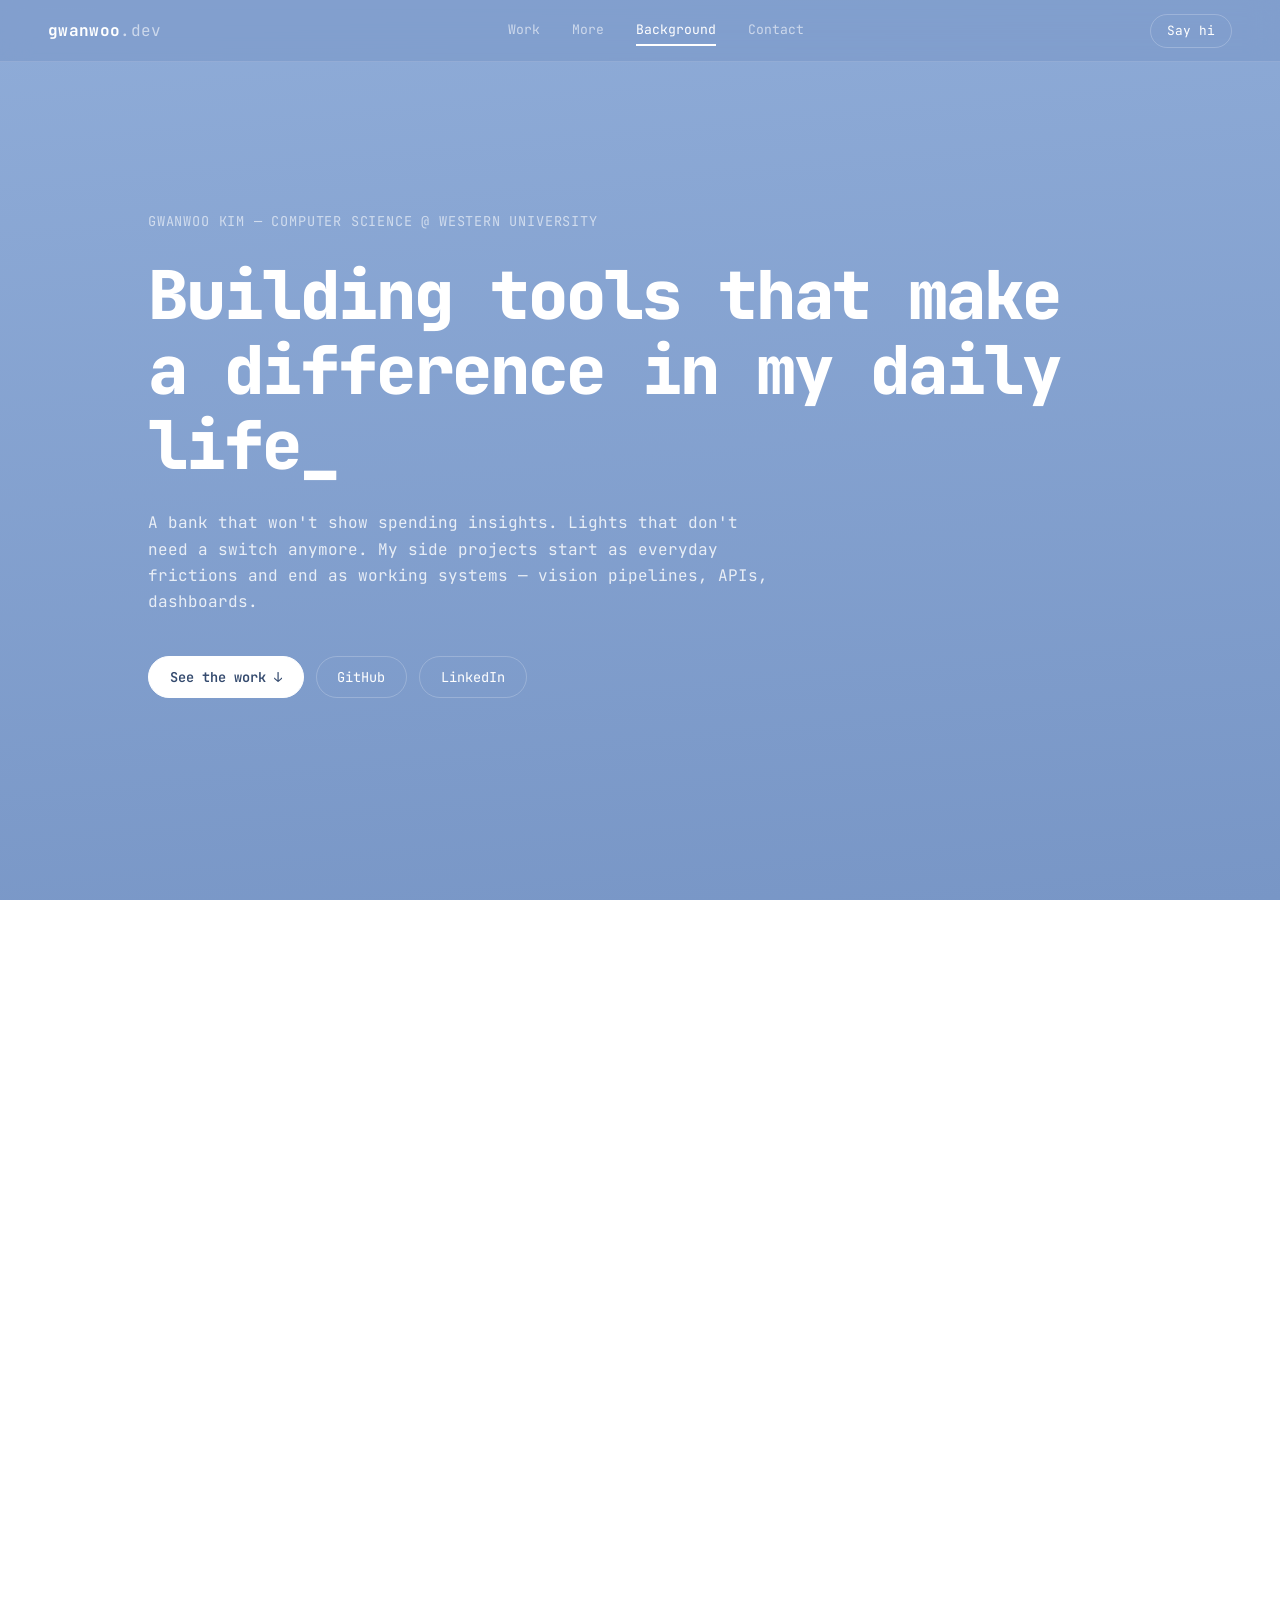
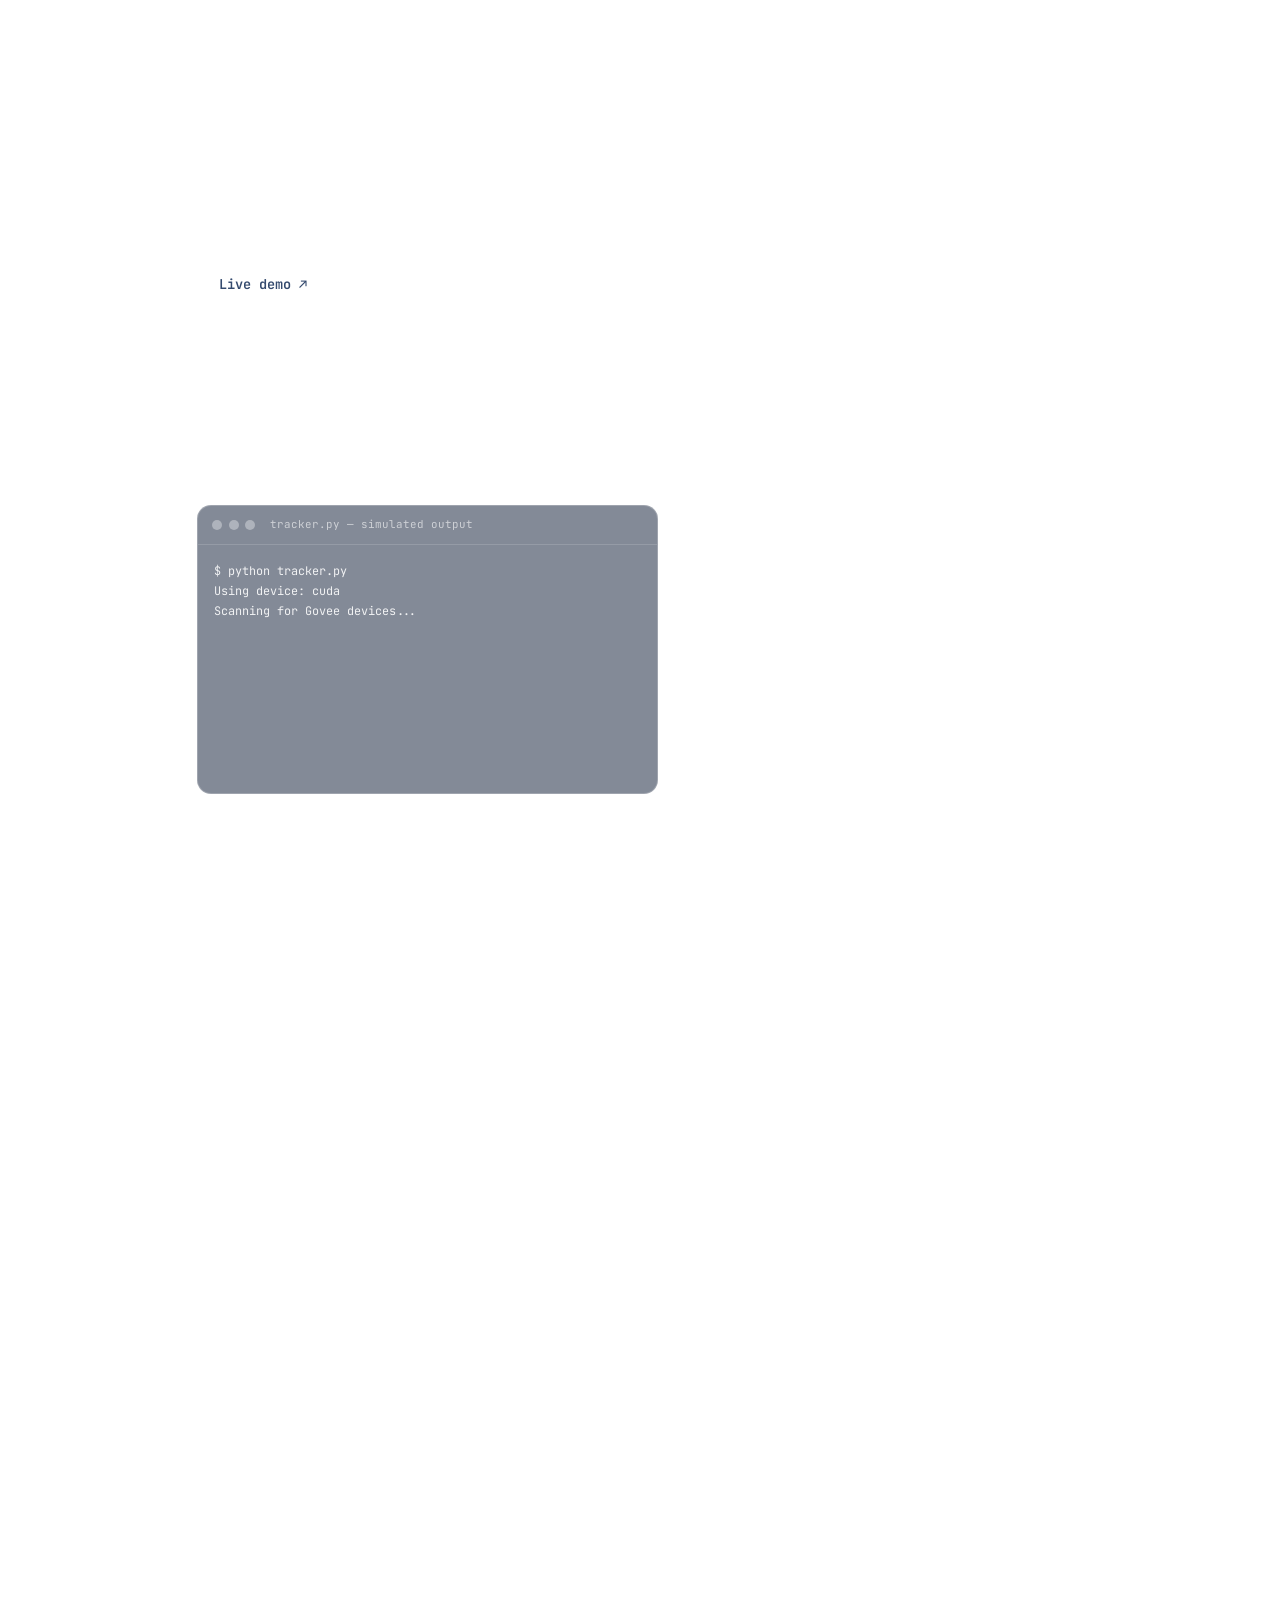
<file: index.html>
<!DOCTYPE html>
<html lang="en">
<head>
    <meta charset="UTF-8">
    <meta name="viewport" content="width=device-width, initial-scale=1.0">
    <title>Gwanwoo Kim</title>
    <meta name="description" content="Gwanwoo Kim — Computer Science student at Western University. Full-stack, computer vision, and systems side projects.">
    <link rel="preconnect" href="https://fonts.googleapis.com">
    <link rel="preconnect" href="https://fonts.gstatic.com" crossorigin>
    <link href="https://fonts.googleapis.com/css2?family=JetBrains+Mono:ital,wght@0,300;0,400;0,500;0,600;0,700;0,800;1,400&display=swap" rel="stylesheet">
    <link rel="stylesheet" href="styles/styles.css">
</head>
<body>

    <div class="scroll-progress" aria-hidden="true"></div>

    <!-- ── Top nav ── -->
    <nav class="topnav">
        <a class="topnav-name" href="#top">gwanwoo<span>.dev</span></a>
        <div class="topnav-links">
            <a href="#work" data-spy="work">Work</a>
            <a href="#more" data-spy="more">More</a>
            <a href="#background" data-spy="background">Background</a>
            <a href="#contact" data-spy="contact">Contact</a>
        </div>
        <a class="topnav-cta" href="mailto:gwanwookim2004@gmail.com">Say hi</a>
    </nav>

    <main id="top">

        <!-- ── Hero ── -->
        <header class="hero">
            <p class="hero-kicker load-item">Gwanwoo Kim — Computer Science @ Western University</p>
            <h1 class="hero-title">
                <span class="load-item">Building tools that make</span>
                <span class="load-item">a difference in my daily life<span class="cursor" aria-hidden="true">_</span></span>
            </h1>
            <p class="hero-sub load-item">
                A bank that won't show spending insights. Lights that don't need
                a switch anymore. My side projects start as everyday frictions
                and end as working systems — vision pipelines, APIs, dashboards.
            </p>
            <div class="hero-actions load-item">
                <a class="btn btn-solid" href="#work">See the work ↓</a>
                <a class="btn" href="https://github.com/johnjohnjohnkim" target="_blank" rel="noopener">GitHub</a>
                <a class="btn" href="https://www.linkedin.com/in/gwanwookim/" target="_blank" rel="noopener">LinkedIn</a>
            </div>
        </header>

        <!-- ── Featured work ── -->
        <section id="work" class="section">
            <div class="section-head reveal">
                <h2>Featured work</h2>
                <p>Two projects, built end-to-end.</p>
            </div>

            <!-- Case study: RBCheck -->
            <article class="case reveal">
                <div class="case-label"><span>01</span>RBCheck</div>
                <div class="case-grid">
                    <div class="case-text">
                        <h3>A spending dashboard built from bank text messages</h3>
                        <p class="case-lede">
                            Canadian banking apps give you almost no spending insight — but RBC
                            texts you every transaction. RBCheck mines those SMS alerts out of the
                            macOS iMessage database and turns them into a live personal finance
                            dashboard.
                        </p>
                        <ul class="case-points">
                            <li>Queries the iMessage <code>chat.db</code> SQLite database directly, extracting RBC alerts embedded inside binary <code>attributedBody</code> blobs</li>
                            <li>Regex parsers classify deposits, withdrawals, card purchases, payments, and refunds — pulling amount and merchant from raw SMS text</li>
                            <li>FastAPI + PostgreSQL backend with endpoints for daily / weekly / rolling / monthly summaries, plus date-range, merchant, and price filters</li>
                            <li>Dedup pass drops withdrawal ↔ credit-card-payment pairs that land within 60 seconds of each other, even across poll cycles</li>
                            <li>Chart.js dashboard client, Dockerized server, CORS-scoped to gwanwoo.dev</li>
                        </ul>
                        <div class="chips">
                            <span class="chip">Python</span><span class="chip">FastAPI</span><span class="chip">PostgreSQL</span><span class="chip">SQLAlchemy</span><span class="chip">SQLite</span><span class="chip">Docker</span><span class="chip">JavaScript</span><span class="chip">Chart.js</span>
                        </div>
                        <div class="case-links">
                            <a class="btn btn-solid" href="https://rbcheckdemo.gwanwoo.dev/" target="_blank" rel="noopener">Live demo ↗</a>
                            <a class="btn" href="https://github.com/johnjohnjohnkim/RBCheck" target="_blank" rel="noopener">Server code</a>
                            <a class="btn" href="https://github.com/johnjohnjohnkim/RBCheck-client" target="_blank" rel="noopener">Client code</a>
                        </div>
                    </div>

                    <div class="case-visual">
                        <div class="demo-card" id="sms-demo">
                            <p class="demo-title">How a text becomes a transaction</p>
                            <div class="sms-bubble">
                                <span class="sms-sender">RBC Alerts</span>
                                <span class="sms-text" id="sms-text"></span>
                            </div>
                            <div class="parse-arrow" aria-hidden="true">↓ regex parser</div>
                            <div class="parse-row" id="parse-row">
                                <div class="parse-field"><span class="parse-key">type</span><span class="parse-val" id="pv-type">—</span></div>
                                <div class="parse-field"><span class="parse-key">amount</span><span class="parse-val" id="pv-amount">—</span></div>
                                <div class="parse-field"><span class="parse-key">merchant</span><span class="parse-val" id="pv-place">—</span></div>
                            </div>
                            <p class="demo-note">Simulated messages — same formats the real parser handles.</p>
                        </div>

                        <div class="pipeline" aria-label="RBCheck architecture">
                            <div class="pipe-step">iMessage chat.db</div>
                            <div class="pipe-joint" aria-hidden="true">→</div>
                            <div class="pipe-step">poller + parser</div>
                            <div class="pipe-joint" aria-hidden="true">→</div>
                            <div class="pipe-step">FastAPI · Postgres</div>
                            <div class="pipe-joint" aria-hidden="true">→</div>
                            <div class="pipe-step">dashboard</div>
                        </div>
                    </div>
                </div>
            </article>

            <!-- Case study: YOLight -->
            <article class="case reveal">
                <div class="case-label"><span>02</span>YOLight</div>
                <div class="case-grid case-grid-flip">
                    <div class="case-text">
                        <h3>Lights that turn on because a neural net saw you</h3>
                        <p class="case-lede">
                            YOLight points a YOLOv8 model at a webcam and drives Govee smart
                            lights over the local network — walk in, lights on; leave, lights off.
                            No motion sensors, no cloud account: it speaks Govee's UDP LAN
                            protocol directly.
                        </p>
                        <ul class="case-points">
                            <li>Real-time person detection with Ultralytics YOLOv8 + OpenCV, on CUDA when a GPU is available</li>
                            <li>Discovers lights via multicast (<code>239.255.255.250</code>) and sends raw per-device UDP control packets — no vendor SDK</li>
                            <li>The interesting bug: brief occlusions (reaching behind a door, ducking behind a chair) read as "room empty" and cut the lights</li>
                            <li>Fix: an occupancy state machine — instant on, 3-second debounced off — cut false turn-offs from ~31/day to ~9/day, a ~70% reduction</li>
                            <li>Documented V2–V5 roadmap: doorway occupancy counting, RealSense depth sensing for darkness, pose-based gesture control</li>
                        </ul>
                        <div class="chips">
                            <span class="chip">Python</span><span class="chip">YOLOv8</span><span class="chip">PyTorch</span><span class="chip">OpenCV</span><span class="chip">UDP sockets</span><span class="chip">Pydantic</span>
                        </div>
                        <div class="case-links">
                            <a class="btn" href="https://github.com/johnjohnjohnkim/YOLight" target="_blank" rel="noopener">View code</a>
                        </div>
                    </div>

                    <div class="case-visual">
                        <div class="terminal" id="yolight-term">
                            <div class="terminal-bar">
                                <span class="t-dot"></span><span class="t-dot"></span><span class="t-dot"></span>
                                <span class="terminal-title">tracker.py — simulated output</span>
                            </div>
                            <pre class="terminal-body" id="term-body" aria-live="off"></pre>
                        </div>

                        <div class="pipeline" aria-label="YOLight architecture">
                            <div class="pipe-step">webcam</div>
                            <div class="pipe-joint" aria-hidden="true">→</div>
                            <div class="pipe-step">YOLOv8</div>
                            <div class="pipe-joint" aria-hidden="true">→</div>
                            <div class="pipe-step">state machine</div>
                            <div class="pipe-joint" aria-hidden="true">→</div>
                            <div class="pipe-step">Govee · UDP</div>
                        </div>
                    </div>
                </div>
            </article>
        </section>

        <!-- ── More work ── -->
        <section id="more" class="section">
            <div class="section-head reveal">
                <h2>More work</h2>
                <p>Smaller and earlier projects.</p>
            </div>
            <div class="more-grid">
                <article class="more-card reveal">
                    <h3>Household Housing Burden Modeling</h3>
                    <p class="more-stack">Python · scikit-learn · XGBoost · SHAP</p>
                    <p>
                        Preprocessed a confidential Canadian household survey (~57K records,
                        1,100+ features) and trained Elastic Net and XGBoost regressors to
                        predict a Housing Burden Ratio — XGBoost led by 19 points in R².
                        Used SHAP analysis to identify income-related features as the
                        strongest predictors.
                    </p>
                </article>
                <article class="more-card reveal">
                    <h3>PiBlock</h3>
                    <p class="more-stack">C++17 · DNS · Web dashboard</p>
                    <p>
                        Network-level ad blocker in C++17 that filters DNS queries against a
                        70,000+ domain blocklist, built to run on a Raspberry Pi and cover
                        every device on the network, with a companion dashboard for blocked
                        requests and rules.
                    </p>
                </article>
            </div>
        </section>

        <!-- ── Background ── -->
        <section id="background" class="section">
            <div class="section-head reveal">
                <h2>Background</h2>
            </div>

            <div class="bg-grid">
                <article class="bg-card reveal">
                    <p class="bg-tag">Experience</p>
                    <h3>Research Technician</h3>
                    <p class="bg-sub">Ontario Tech University — Dr. Jaho Seo, Faculty of Engineering &amp; Applied Science</p>
                    <p class="bg-meta">Oshawa, ON · May 2026 – Aug 2026</p>
                    <ul class="case-points">
                        <li>Annotating image datasets in CVAT to label recyclable waste metals by shape and size — training data for a computer vision model used in facility waste detection</li>
                        <li>Contributing to an AI-based waste metal detection system in PyTorch: data migration, API development, and cross-platform tooling</li>
                    </ul>
                </article>

                <article class="bg-card reveal">
                    <p class="bg-tag">Education</p>
                    <h3>Western University</h3>
                    <p class="bg-sub">BSc, Computer Science</p>
                    <p class="bg-meta">London, ON · Expected May 2027</p>
                    <p class="bg-course">Machine Learning · Software Design Patterns · Data Structures &amp; Algorithms · Computer Architecture · Databases · Operating Systems</p>
                </article>
            </div>

            <div class="skills reveal">
                <div class="skill-row">
                    <span class="skill-label">Languages</span>
                    <div class="chips"><span class="chip">Python</span><span class="chip">C</span><span class="chip">C++</span><span class="chip">SQL</span><span class="chip">JavaScript</span><span class="chip">HTML/CSS</span></div>
                </div>
                <div class="skill-row">
                    <span class="skill-label">Tools</span>
                    <div class="chips"><span class="chip">Git</span><span class="chip">PostgreSQL</span><span class="chip">Docker</span><span class="chip">FastAPI</span><span class="chip">SQLAlchemy</span><span class="chip">PyTorch</span><span class="chip">OpenCV</span><span class="chip">Ultralytics</span><span class="chip">CVAT</span><span class="chip">Linux</span></div>
                </div>
                <div class="skill-row">
                    <span class="skill-label">Concepts</span>
                    <div class="chips"><span class="chip">Data Structures &amp; Algorithms</span><span class="chip">Machine Learning</span><span class="chip">Databases</span><span class="chip">Operating Systems</span><span class="chip">Computer Architecture</span></div>
                </div>
            </div>
        </section>

        <!-- ── Contact ── -->
        <footer id="contact" class="contact">
            <p class="contact-kicker reveal">Open to internships &amp; new-grad conversations</p>
            <a class="contact-email reveal" href="mailto:gwanwookim2004@gmail.com">gwanwookim2004@gmail.com</a>
            <div class="contact-links reveal">
                <a href="https://github.com/johnjohnjohnkim" target="_blank" rel="noopener">GitHub</a>
                <a href="https://www.linkedin.com/in/gwanwookim/" target="_blank" rel="noopener">LinkedIn</a>
                <a href="tel:+14379742018">437-974-2018</a>
            </div>
            <p class="contact-fine">Gwanwoo Kim · 2026</p>
        </footer>

    </main>

    <script src="js/main.js"></script>

</body>
</html>
</file>
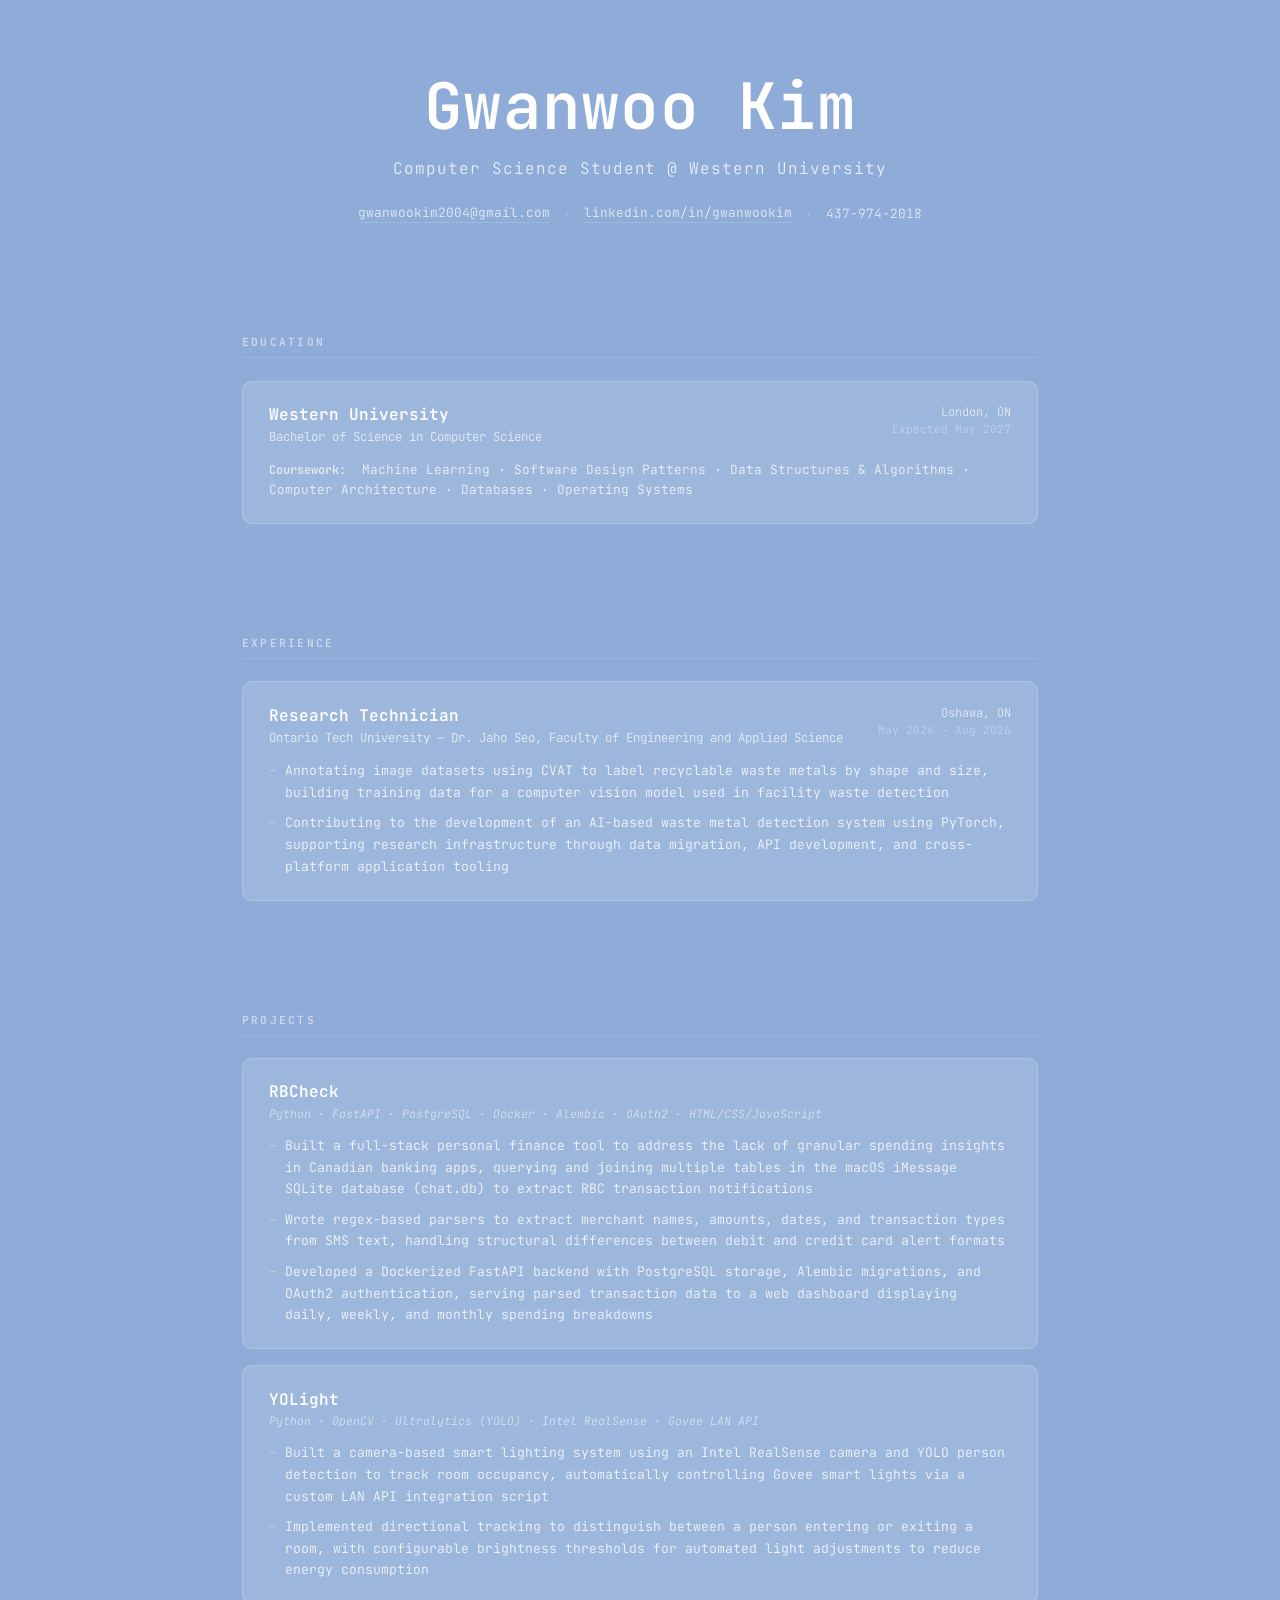
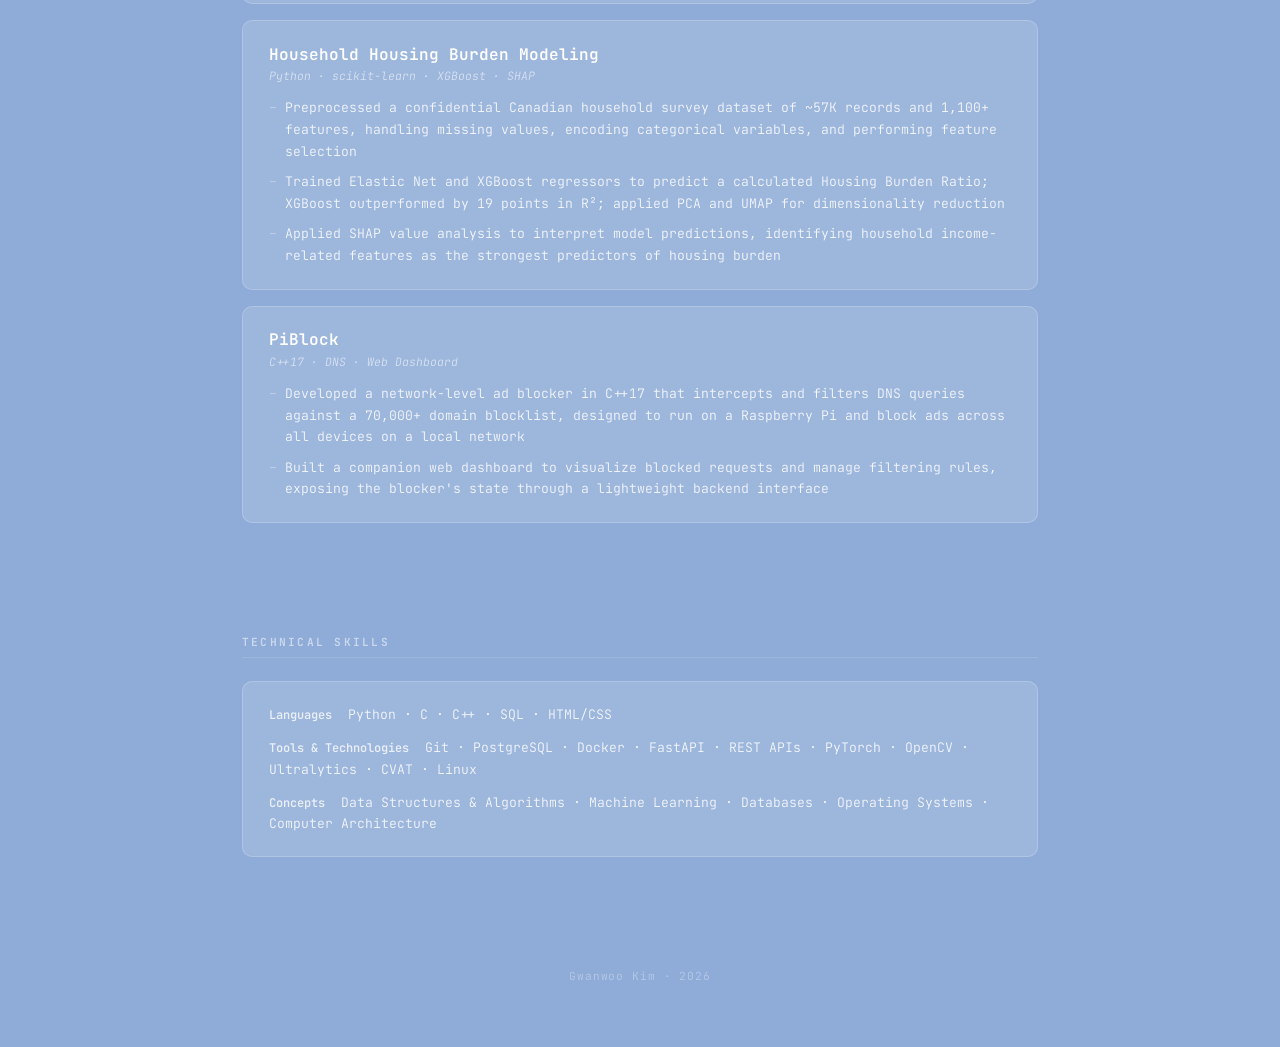
<file: v1/index.html>
<!DOCTYPE html>
<html lang="en">
<head>
    <meta charset="UTF-8">
    <meta name="viewport" content="width=device-width, initial-scale=1.0">
    <title>Gwanwoo Kim</title>
    <link rel="preconnect" href="https://fonts.googleapis.com">
    <link rel="preconnect" href="https://fonts.gstatic.com" crossorigin>
    <link href="https://fonts.googleapis.com/css2?family=JetBrains+Mono:wght@300;400;600&display=swap" rel="stylesheet">
    <link rel="stylesheet" href="styles/styles.css">
</head>
<body>

    <!-- Hero -->
    <section class="hero">
        <div class="hero-content">
            <h1>Gwanwoo Kim</h1>
            <p class="hero-sub">Computer Science Student @ Western University</p>
            <div class="hero-links">
                <a href="mailto:gwanwookim2004@gmail.com">gwanwookim2004@gmail.com</a>
                <span class="divider">·</span>
                <a href="https://www.linkedin.com/in/gwanwookim/" target="_blank">linkedin.com/in/gwanwookim</a>
                <span class="divider">·</span>
                <span>437-974-2018</span>
            </div>
        </div>
    </section>

    <!-- Education -->
    <section class="section">
        <h2 class="section-title">Education</h2>
        <div class="card fade-right">
            <div class="card-header">
                <div>
                    <h3>Western University</h3>
                    <p class="subtitle">Bachelor of Science in Computer Science</p>
                </div>
                <div class="card-meta">
                    <span>London, ON</span>
                    <span class="muted">Expected May 2027</span>
                </div>
            </div>
            <p class="coursework"><span class="label">Coursework:</span> Machine Learning · Software Design Patterns · Data Structures &amp; Algorithms · Computer Architecture · Databases · Operating Systems</p>
        </div>
    </section>

    <!-- Experience -->
    <section class="section">
        <h2 class="section-title">Experience</h2>
        <div class="card fade-right">
            <div class="card-header">
                <div>
                    <h3>Research Technician</h3>
                    <p class="subtitle">Ontario Tech University — Dr. Jaho Seo, Faculty of Engineering and Applied Science</p>
                </div>
                <div class="card-meta">
                    <span>Oshawa, ON</span>
                    <span class="muted">May 2026 – Aug 2026</span>
                </div>
            </div>
            <ul>
                <li>Annotating image datasets using CVAT to label recyclable waste metals by shape and size, building training data for a computer vision model used in facility waste detection</li>
                <li>Contributing to the development of an AI-based waste metal detection system using PyTorch, supporting research infrastructure through data migration, API development, and cross-platform application tooling</li>
            </ul>
        </div>
    </section>

    <!-- Projects -->
    <section class="section">
        <h2 class="section-title">Projects</h2>

        <div class="card fade-right">
            <div class="card-header">
                <div>
                    <h3>RBCheck</h3>
                    <p class="tech-stack">Python · FastAPI · PostgreSQL · Docker · Alembic · OAuth2 · HTML/CSS/JavaScript</p>
                </div>
            </div>
            <ul>
                <li>Built a full-stack personal finance tool to address the lack of granular spending insights in Canadian banking apps, querying and joining multiple tables in the macOS iMessage SQLite database (chat.db) to extract RBC transaction notifications</li>
                <li>Wrote regex-based parsers to extract merchant names, amounts, dates, and transaction types from SMS text, handling structural differences between debit and credit card alert formats</li>
                <li>Developed a Dockerized FastAPI backend with PostgreSQL storage, Alembic migrations, and OAuth2 authentication, serving parsed transaction data to a web dashboard displaying daily, weekly, and monthly spending breakdowns</li>
            </ul>
        </div>

        <div class="card fade-right">
            <div class="card-header">
                <div>
                    <h3>YOLight</h3>
                    <p class="tech-stack">Python · OpenCV · Ultralytics (YOLO) · Intel RealSense · Govee LAN API</p>
                </div>
            </div>
            <ul>
                <li>Built a camera-based smart lighting system using an Intel RealSense camera and YOLO person detection to track room occupancy, automatically controlling Govee smart lights via a custom LAN API integration script</li>
                <li>Implemented directional tracking to distinguish between a person entering or exiting a room, with configurable brightness thresholds for automated light adjustments to reduce energy consumption</li>
            </ul>
        </div>

        <div class="card fade-right">
            <div class="card-header">
                <div>
                    <h3>Household Housing Burden Modeling</h3>
                    <p class="tech-stack">Python · scikit-learn · XGBoost · SHAP</p>
                </div>
            </div>
            <ul>
                <li>Preprocessed a confidential Canadian household survey dataset of ~57K records and 1,100+ features, handling missing values, encoding categorical variables, and performing feature selection</li>
                <li>Trained Elastic Net and XGBoost regressors to predict a calculated Housing Burden Ratio; XGBoost outperformed by 19 points in R²; applied PCA and UMAP for dimensionality reduction</li>
                <li>Applied SHAP value analysis to interpret model predictions, identifying household income-related features as the strongest predictors of housing burden</li>
            </ul>
        </div>

        <div class="card fade-right">
            <div class="card-header">
                <div>
                    <h3>PiBlock</h3>
                    <p class="tech-stack">C++17 · DNS · Web Dashboard</p>
                </div>
            </div>
            <ul>
                <li>Developed a network-level ad blocker in C++17 that intercepts and filters DNS queries against a 70,000+ domain blocklist, designed to run on a Raspberry Pi and block ads across all devices on a local network</li>
                <li>Built a companion web dashboard to visualize blocked requests and manage filtering rules, exposing the blocker's state through a lightweight backend interface</li>
            </ul>
        </div>
    </section>

    <!-- Skills -->
    <section class="section">
        <h2 class="section-title">Technical Skills</h2>
        <div class="card fade-right skills-card">
            <div class="skill-row">
                <span class="label">Languages</span>
                <span>Python · C · C++ · SQL · HTML/CSS</span>
            </div>
            <div class="skill-row">
                <span class="label">Tools &amp; Technologies</span>
                <span>Git · PostgreSQL · Docker · FastAPI · REST APIs · PyTorch · OpenCV · Ultralytics · CVAT · Linux</span>
            </div>
            <div class="skill-row">
                <span class="label">Concepts</span>
                <span>Data Structures &amp; Algorithms · Machine Learning · Databases · Operating Systems · Computer Architecture</span>
            </div>
        </div>
    </section>

    <footer>
        <p>Gwanwoo Kim · 2026</p>
    </footer>

    <script src="js/main.js"></script>

</body>
</html>
</file>
<file: styles/styles.css>
/* ────────────────────────────────────────────────────────────────
   gwanwoo.dev
   Font + colour tokens carried over from the previous design;
   everything else is new.
   ──────────────────────────────────────────────────────────────── */

* {
    margin: 0;
    padding: 0;
    box-sizing: border-box;
}

:root {
    --bg: rgb(143, 172, 216);
    --bg-deep: rgb(120, 150, 198);
    --panel: rgba(255, 255, 255, 0.12);
    --panel-hover: rgba(255, 255, 255, 0.20);
    --text: #ffffff;
    --muted: rgba(255, 255, 255, 0.6);
    --border: rgba(255, 255, 255, 0.22);
    --border-soft: rgba(255, 255, 255, 0.14);
    --ink: rgb(52, 74, 110);           /* deep tone of the palette, for solid-button text */
    --maxw: 1080px;
    --radius: 14px;
}

html {
    scroll-behavior: smooth;
}

body {
    background: linear-gradient(175deg, var(--bg) 0%, var(--bg-deep) 100%);
    background-attachment: fixed;
    color: var(--text);
    font-family: 'JetBrains Mono', monospace;
    -webkit-font-smoothing: antialiased;
    line-height: 1.65;
}

::selection {
    background: rgba(255, 255, 255, 0.85);
    color: var(--bg-deep);
}

a { color: inherit; }

code {
    font-family: inherit;
    font-size: 0.92em;
    background: var(--panel);
    border: 1px solid var(--border-soft);
    border-radius: 5px;
    padding: 0.05em 0.35em;
}

/* ── Scroll progress bar ── */
.scroll-progress {
    position: fixed;
    top: 0;
    left: 0;
    height: 3px;
    width: 0;
    background: var(--text);
    z-index: 100;
    opacity: 0.85;
}

/* ── Top nav ── */
.topnav {
    position: fixed;
    top: 0;
    left: 0;
    right: 0;
    z-index: 90;
    display: flex;
    align-items: center;
    justify-content: space-between;
    gap: 1.5rem;
    padding: 0.85rem clamp(1.25rem, 4vw, 3rem);
    background: rgba(120, 150, 198, 0.55);
    backdrop-filter: blur(14px);
    -webkit-backdrop-filter: blur(14px);
    border-bottom: 1px solid var(--border-soft);
}

.topnav-name {
    font-weight: 700;
    text-decoration: none;
    letter-spacing: 0.02em;
}
.topnav-name span { color: var(--muted); font-weight: 400; }

.topnav-links {
    display: flex;
    gap: clamp(0.75rem, 2.5vw, 2rem);
}
.topnav-links a {
    text-decoration: none;
    font-size: 0.82rem;
    color: var(--muted);
    padding: 0.2rem 0;
    border-bottom: 2px solid transparent;
    transition: color 0.2s, border-color 0.2s;
}
.topnav-links a:hover,
.topnav-links a.active {
    color: var(--text);
    border-bottom-color: var(--text);
}

.topnav-cta {
    font-size: 0.8rem;
    text-decoration: none;
    border: 1px solid var(--border);
    border-radius: 999px;
    padding: 0.35rem 1rem;
    transition: background 0.2s;
}
.topnav-cta:hover { background: var(--panel-hover); }

/* ── Layout ── */
main {
    max-width: var(--maxw);
    margin: 0 auto;
    padding: 0 clamp(1.25rem, 4vw, 3rem);
}

.section {
    padding: clamp(4rem, 9vh, 7rem) 0 0;
}

.section-head {
    margin-bottom: 3rem;
}
.section-head h2 {
    font-size: clamp(1.6rem, 3.5vw, 2.3rem);
    font-weight: 800;
    letter-spacing: -0.02em;
}
.section-head p { color: var(--muted); margin-top: 0.35rem; }

/* ── Hero ── */
.hero {
    min-height: 92vh;
    display: flex;
    flex-direction: column;
    justify-content: center;
    padding-top: 5rem;
}

.hero-kicker {
    font-size: 0.85rem;
    color: var(--muted);
    letter-spacing: 0.06em;
    text-transform: uppercase;
    margin-bottom: 1.5rem;
}

.hero-title {
    font-size: clamp(2.1rem, 6vw, 4.2rem);
    font-weight: 800;
    line-height: 1.12;
    letter-spacing: -0.03em;
}
.hero-title > span { display: block; }

.cursor {
    display: inline-block;
    animation: blink 1.1s steps(1) infinite;
}
@keyframes blink { 50% { opacity: 0; } }

.hero-sub {
    max-width: 620px;
    margin-top: 1.75rem;
    color: rgba(255, 255, 255, 0.82);
}

.hero-actions {
    display: flex;
    flex-wrap: wrap;
    gap: 0.75rem;
    margin-top: 2.5rem;
}

/* staggered load-in */
.load-item {
    opacity: 0;
    transform: translateY(18px);
    animation: loadUp 0.7s cubic-bezier(0.2, 0.7, 0.2, 1) forwards;
}
.load-item:nth-of-type(1) { animation-delay: 0.05s; }
.hero-title .load-item:nth-of-type(1) { animation-delay: 0.15s; }
.hero-title .load-item:nth-of-type(2) { animation-delay: 0.28s; }
.hero-sub.load-item { animation-delay: 0.45s; }
.hero-actions.load-item { animation-delay: 0.6s; }
@keyframes loadUp {
    to { opacity: 1; transform: none; }
}

/* ── Buttons ── */
.btn {
    display: inline-block;
    font-family: inherit;
    font-size: 0.85rem;
    text-decoration: none;
    border: 1px solid var(--border);
    border-radius: 999px;
    padding: 0.55rem 1.3rem;
    transition: background 0.2s, transform 0.15s;
}
.btn:hover { background: var(--panel-hover); transform: translateY(-1px); }

.btn-solid {
    background: var(--text);
    color: var(--ink);
    border-color: var(--text);
    font-weight: 600;
}
.btn-solid:hover { background: rgba(255, 255, 255, 0.88); }

/* ── Case studies ── */
.case {
    border: 1px solid var(--border-soft);
    border-radius: var(--radius);
    background: var(--panel);
    padding: clamp(1.5rem, 4vw, 3rem);
    margin-bottom: 3rem;
}

.case-label {
    display: flex;
    align-items: center;
    gap: 0.75rem;
    font-size: 0.8rem;
    letter-spacing: 0.14em;
    text-transform: uppercase;
    color: var(--muted);
    margin-bottom: 1.75rem;
}
.case-label span {
    border: 1px solid var(--border);
    border-radius: 6px;
    padding: 0.1rem 0.5rem;
    font-weight: 700;
    color: var(--text);
}

.case-grid {
    display: grid;
    grid-template-columns: minmax(0, 1.1fr) minmax(0, 0.9fr);
    gap: clamp(1.5rem, 4vw, 3rem);
    align-items: start;
}
.case-grid-flip .case-text { order: 2; }
.case-grid-flip .case-visual { order: 1; }

.case-text h3 {
    font-size: clamp(1.25rem, 2.6vw, 1.7rem);
    font-weight: 700;
    line-height: 1.3;
    letter-spacing: -0.01em;
}

.case-lede {
    margin-top: 1rem;
    color: rgba(255, 255, 255, 0.85);
}

.case-points {
    margin: 1.25rem 0 0 1.1rem;
    display: grid;
    gap: 0.55rem;
    font-size: 0.88rem;
    color: rgba(255, 255, 255, 0.82);
}
.case-points li::marker { color: var(--muted); }

.chips {
    display: flex;
    flex-wrap: wrap;
    gap: 0.45rem;
    margin-top: 1.4rem;
}
.chip {
    font-size: 0.72rem;
    border: 1px solid var(--border-soft);
    background: var(--panel);
    border-radius: 999px;
    padding: 0.22rem 0.7rem;
    color: rgba(255, 255, 255, 0.85);
}

.case-links {
    display: flex;
    flex-wrap: wrap;
    gap: 0.6rem;
    margin-top: 1.6rem;
}

/* ── Case visuals ── */
.case-visual {
    display: flex;
    flex-direction: column;
    gap: 1.25rem;
    min-width: 0;
}

.demo-card {
    border: 1px solid var(--border);
    border-radius: var(--radius);
    background: rgba(255, 255, 255, 0.08);
    padding: 1.25rem;
}

.demo-title {
    font-size: 0.75rem;
    text-transform: uppercase;
    letter-spacing: 0.12em;
    color: var(--muted);
    margin-bottom: 1rem;
}

.sms-bubble {
    background: rgba(255, 255, 255, 0.14);
    border: 1px solid var(--border-soft);
    border-radius: 14px 14px 14px 4px;
    padding: 0.8rem 1rem;
    font-size: 0.8rem;
    min-height: 5.2rem;
}
.sms-sender {
    display: block;
    font-size: 0.68rem;
    color: var(--muted);
    margin-bottom: 0.3rem;
}
.sms-text { word-break: break-word; }

.parse-arrow {
    text-align: center;
    font-size: 0.72rem;
    color: var(--muted);
    margin: 0.7rem 0;
}

.parse-row {
    display: grid;
    grid-template-columns: repeat(3, minmax(0, 1fr));
    gap: 0.5rem;
    opacity: 0.35;
    transition: opacity 0.4s;
}
.parse-row.parsed { opacity: 1; }

.parse-field {
    background: rgba(255, 255, 255, 0.1);
    border: 1px solid var(--border-soft);
    border-radius: 8px;
    padding: 0.5rem 0.6rem;
    min-width: 0;
}
.parse-key {
    display: block;
    font-size: 0.62rem;
    text-transform: uppercase;
    letter-spacing: 0.1em;
    color: var(--muted);
}
.parse-val {
    display: block;
    font-size: 0.78rem;
    font-weight: 600;
    margin-top: 0.15rem;
    overflow: hidden;
    text-overflow: ellipsis;
    white-space: nowrap;
}

.demo-note {
    font-size: 0.68rem;
    color: var(--muted);
    margin-top: 0.9rem;
}

/* terminal */
.terminal {
    border: 1px solid var(--border);
    border-radius: var(--radius);
    background: rgba(30, 42, 66, 0.55);
    overflow: hidden;
}
.terminal-bar {
    display: flex;
    align-items: center;
    gap: 0.4rem;
    padding: 0.6rem 0.9rem;
    border-bottom: 1px solid var(--border-soft);
}
.t-dot {
    width: 10px;
    height: 10px;
    border-radius: 50%;
    background: rgba(255, 255, 255, 0.35);
}
.terminal-title {
    margin-left: 0.5rem;
    font-size: 0.68rem;
    color: var(--muted);
}
.terminal-body {
    font-family: inherit;
    font-size: 0.74rem;
    line-height: 1.7;
    padding: 1rem;
    height: 15.5rem;
    overflow: hidden;
    white-space: pre-wrap;
    word-break: break-word;
    color: rgba(255, 255, 255, 0.88);
}

/* pipeline diagram */
.pipeline {
    display: flex;
    align-items: center;
    flex-wrap: wrap;
    gap: 0.4rem;
}
.pipe-step {
    font-size: 0.72rem;
    border: 1px solid var(--border);
    background: var(--panel);
    border-radius: 8px;
    padding: 0.4rem 0.7rem;
    opacity: 0.45;
    transform: translateY(6px);
    transition: opacity 0.5s, transform 0.5s, background 0.5s;
}
.pipe-joint {
    color: var(--muted);
    font-size: 0.8rem;
    opacity: 0.6;
}
.revealed .pipe-step { opacity: 1; transform: none; }
.revealed .pipe-step:nth-child(1) { transition-delay: 0.1s; }
.revealed .pipe-step:nth-child(3) { transition-delay: 0.3s; }
.revealed .pipe-step:nth-child(5) { transition-delay: 0.5s; }
.revealed .pipe-step:nth-child(7) { transition-delay: 0.7s; }

/* ── More work ── */
.more-grid {
    display: grid;
    grid-template-columns: repeat(2, minmax(0, 1fr));
    gap: 1.25rem;
}

.more-card {
    border: 1px solid var(--border-soft);
    border-radius: var(--radius);
    background: var(--panel);
    padding: 1.6rem;
    transition: background 0.25s, transform 0.2s;
}
.more-card:hover { background: var(--panel-hover); transform: translateY(-3px); }
.more-card h3 { font-size: 1rem; font-weight: 700; }
.more-stack {
    font-size: 0.72rem;
    color: var(--muted);
    margin: 0.4rem 0 0.9rem;
}
.more-card p:last-child {
    font-size: 0.85rem;
    color: rgba(255, 255, 255, 0.82);
}

/* ── Background ── */
.bg-grid {
    display: grid;
    grid-template-columns: repeat(2, minmax(0, 1fr));
    gap: 1.25rem;
    margin-bottom: 2rem;
}

.bg-card {
    border: 1px solid var(--border-soft);
    border-radius: var(--radius);
    background: var(--panel);
    padding: 1.6rem;
}
.bg-tag {
    font-size: 0.68rem;
    text-transform: uppercase;
    letter-spacing: 0.14em;
    color: var(--muted);
    margin-bottom: 0.8rem;
}
.bg-card h3 { font-size: 1.05rem; font-weight: 700; }
.bg-sub { font-size: 0.85rem; color: rgba(255, 255, 255, 0.85); margin-top: 0.2rem; }
.bg-meta { font-size: 0.75rem; color: var(--muted); margin: 0.3rem 0 0.9rem; }
.bg-course { font-size: 0.8rem; color: rgba(255, 255, 255, 0.8); }

.skills {
    border: 1px solid var(--border-soft);
    border-radius: var(--radius);
    background: var(--panel);
    padding: 1.6rem;
    display: grid;
    gap: 1.1rem;
}
.skill-row {
    display: grid;
    grid-template-columns: 110px 1fr;
    gap: 1rem;
    align-items: start;
}
.skill-label {
    font-size: 0.68rem;
    text-transform: uppercase;
    letter-spacing: 0.12em;
    color: var(--muted);
    padding-top: 0.35rem;
}
.skill-row .chips { margin-top: 0; }

/* ── Contact ── */
.contact {
    text-align: center;
    padding: clamp(5rem, 12vh, 8rem) 0 3rem;
}

.contact-kicker {
    font-size: 0.8rem;
    text-transform: uppercase;
    letter-spacing: 0.14em;
    color: var(--muted);
}

.contact-email {
    display: inline-block;
    margin-top: 1rem;
    font-size: clamp(1.1rem, 3.4vw, 2rem);
    font-weight: 700;
    letter-spacing: -0.01em;
    text-decoration: none;
    border-bottom: 2px solid var(--border);
    transition: border-color 0.2s;
    word-break: break-all;
}
.contact-email:hover { border-bottom-color: var(--text); }

.contact-links {
    display: flex;
    justify-content: center;
    flex-wrap: wrap;
    gap: 1.5rem;
    margin-top: 2rem;
    font-size: 0.85rem;
}
.contact-links a { color: var(--muted); text-decoration: none; }
.contact-links a:hover { color: var(--text); }

.contact-fine {
    margin-top: 3.5rem;
    font-size: 0.72rem;
    color: var(--muted);
}

/* ── Scroll reveal ── */
.reveal {
    opacity: 0;
    transform: translateY(26px);
    transition: opacity 0.7s cubic-bezier(0.2, 0.7, 0.2, 1), transform 0.7s cubic-bezier(0.2, 0.7, 0.2, 1);
}
.reveal.revealed {
    opacity: 1;
    transform: none;
}

/* ── Reduced motion ── */
@media (prefers-reduced-motion: reduce) {
    html { scroll-behavior: auto; }
    .load-item, .reveal { animation: none; transition: none; opacity: 1; transform: none; }
    .pipe-step { opacity: 1; transform: none; transition: none; }
    .cursor { animation: none; }
}

/* ── Responsive ── */
@media (max-width: 860px) {
    .case-grid { grid-template-columns: 1fr; }
    .case-grid-flip .case-text { order: 1; }
    .case-grid-flip .case-visual { order: 2; }
    .more-grid, .bg-grid { grid-template-columns: 1fr; }
    .skill-row { grid-template-columns: 1fr; gap: 0.4rem; }
    .hero { min-height: 80vh; }
}

@media (max-width: 600px) {
    .topnav-links { display: none; }
    .terminal-body { height: 13rem; }
}
</file>
<file: v1/styles/styles.css>
* {
    margin: 0;
    padding: 0;
    box-sizing: border-box;
}

:root {
    --bg: rgb(143, 172, 216);
    --bg-card: rgba(255, 255, 255, 0.12);
    --bg-card-hover: rgba(255, 255, 255, 0.18);
    --text: #ffffff;
    --muted: rgba(255, 255, 255, 0.6);
    --accent: rgba(255, 255, 255, 0.85);
    --border: rgba(255, 255, 255, 0.2);
}

html {
    scroll-behavior: smooth;
}

body {
    background-color: var(--bg);
    color: var(--text);
    font-family: 'JetBrains Mono', monospace;
    min-height: 100vh;
    padding: 0;
}

/* ── Hero ── */
.hero {
    min-height: 100vh;
    display: flex;
    align-items: center;
    justify-content: center;
    text-align: center;
    padding: 4rem 2rem;
    transition: min-height 4s cubic-bezier(0.16, 1, 0.3, 1);
}

.hero.shrunk {
    min-height: 0;
}

.hero-content {
    max-width: 700px;
}

.hero h1 {
    font-size: clamp(2.4rem, 6vw, 4rem);
    font-weight: 600;
    letter-spacing: 0.02em;
    margin-bottom: 0.6rem;
}

.hero-sub {
    font-size: 1rem;
    font-weight: 300;
    opacity: 0.8;
    margin-bottom: 1.6rem;
    letter-spacing: 0.06em;
}

.hero-links {
    font-size: 0.8rem;
    font-weight: 300;
    opacity: 0.75;
    display: flex;
    flex-wrap: wrap;
    gap: 0.4rem 0.8rem;
    justify-content: center;
    align-items: center;
}

.hero-links a {
    color: inherit;
    text-decoration: none;
    border-bottom: 1px solid var(--border);
    padding-bottom: 1px;
    transition: opacity 0.2s;
}

.hero-links a:hover {
    opacity: 1;
}

.divider {
    opacity: 0.4;
}

/* ── Sections ── */
.section {
    max-width: 860px;
    margin: 0 auto;
    padding: 3rem 2rem;
}

.section-title {
    font-size: 0.7rem;
    font-weight: 600;
    letter-spacing: 0.2em;
    text-transform: uppercase;
    opacity: 0.55;
    margin-bottom: 1.4rem;
    padding-bottom: 0.5rem;
    border-bottom: 1px solid var(--border);
}

/* ── Cards ── */
.card {
    background: var(--bg-card);
    border: 1px solid var(--border);
    border-radius: 10px;
    padding: 1.4rem 1.6rem;
    margin-bottom: 1rem;
    transition: background 0.25s;
}

.card:hover {
    background: var(--bg-card-hover);
}

.card-header {
    display: flex;
    justify-content: space-between;
    align-items: flex-start;
    gap: 0.5rem 1rem;
    margin-bottom: 0.9rem;
    flex-wrap: wrap;
}

/* Let the title/subtitle block grow and wrap instead of crowding the meta column */
.card-header > div:first-child {
    flex: 1 1 280px;
    min-width: 0;
}

.card h3 {
    font-size: 1rem;
    font-weight: 600;
    margin-bottom: 0.2rem;
}

.subtitle {
    font-size: 0.78rem;
    font-weight: 300;
    opacity: 0.75;
}

.tech-stack {
    font-size: 0.72rem;
    font-weight: 300;
    opacity: 0.6;
    font-style: italic;
}

.card-meta {
    text-align: right;
    font-size: 0.75rem;
    font-weight: 300;
    opacity: 0.7;
    display: flex;
    flex-direction: column;
    gap: 0.15rem;
    white-space: nowrap;
    flex-shrink: 0;
}

.muted {
    opacity: 0.55;
    font-size: 0.7rem;
}

.card ul {
    list-style: none;
    display: flex;
    flex-direction: column;
    gap: 0.55rem;
}

.card ul li {
    font-size: 0.82rem;
    font-weight: 300;
    line-height: 1.65;
    opacity: 0.88;
    padding-left: 1rem;
    position: relative;
}

.card ul li::before {
    content: '–';
    position: absolute;
    left: 0;
    opacity: 0.45;
}

.coursework {
    font-size: 0.8rem;
    font-weight: 300;
    line-height: 1.6;
    opacity: 0.82;
}

.label {
    font-weight: 600;
    font-size: 0.75rem;
    opacity: 0.9;
    margin-right: 0.5rem;
}

/* ── Skills ── */
.skills-card {
    display: flex;
    flex-direction: column;
    gap: 0.75rem;
}

.skill-row {
    font-size: 0.82rem;
    font-weight: 300;
    line-height: 1.6;
    opacity: 0.88;
}

/* ── Scroll animation: fade in from right ── */
.fade-right {
    opacity: 0;
    transform: translateX(48px);
    transition: opacity 0.6s ease, transform 0.6s ease;
}

.fade-right.visible {
    opacity: 1;
    transform: translateX(0);
}

/* Stagger siblings */
.card:nth-child(2) { transition-delay: 0.1s; }
.card:nth-child(3) { transition-delay: 0.2s; }
.card:nth-child(4) { transition-delay: 0.3s; }

/* ── Footer ── */
footer {
    text-align: center;
    padding: 3rem 2rem 4rem;
    font-size: 0.7rem;
    font-weight: 300;
    opacity: 0.35;
    letter-spacing: 0.08em;
}

/* ── Responsive ── */
@media (max-width: 600px) {
    .card-header {
        flex-direction: column;
    }
    .card-meta {
        text-align: left;
    }
}
</file>
